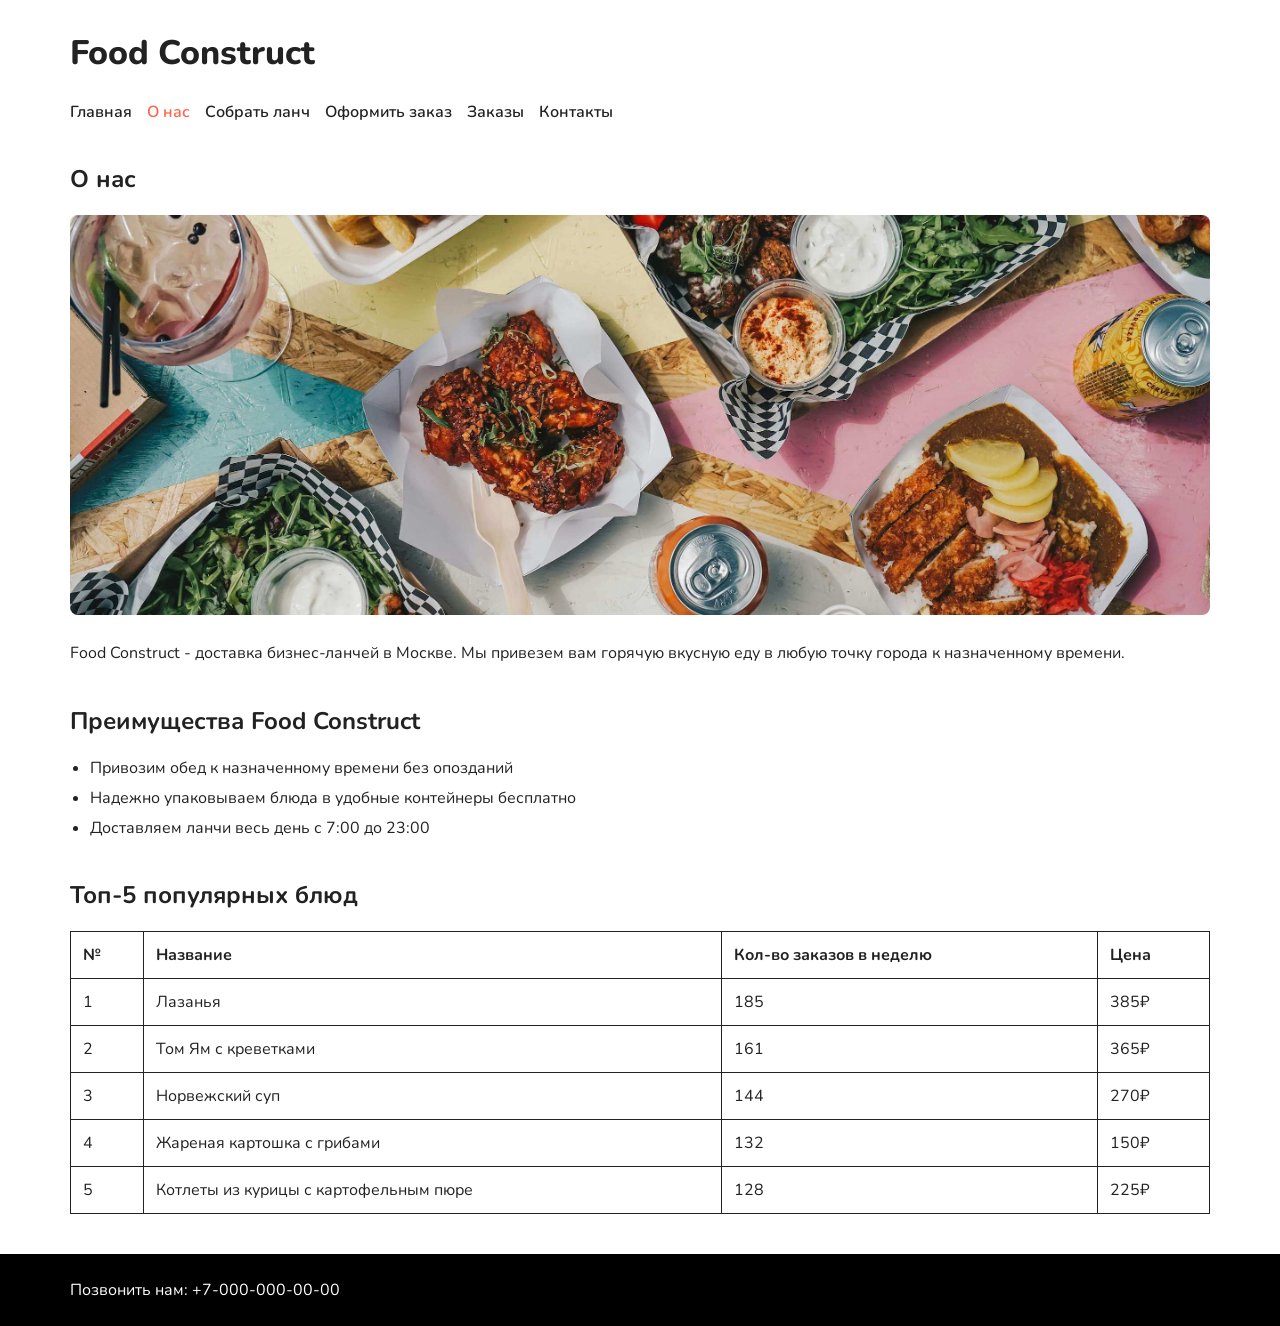
<file: index.html>
<!DOCTYPE html>
<html lang="ru">

<head>
	<meta charset="UTF-8">
	<meta name="viewport" content="width=device-width, initial-scale=1.0">
	<title>Food Construct — доставка бизнес-ланчей</title>

	<link rel="preconnect" href="https://fonts.googleapis.com">
	<link rel="preconnect" href="https://fonts.gstatic.com" crossorigin>
	<link href="https://fonts.googleapis.com/css2?family=Nunito:wght@400;600;700;800&display=swap" rel="stylesheet">

	<link rel="stylesheet" href="styles/style.css">
</head>

<body>

	<header class="header">
		<h1 class="header__title">Food Construct</h1>

		<nav class="header__nav">
			<a href="landing.html" class="header__link">Главная</a>
			<a href="index.html#about" class="header__link" id="active">О нас</a>
			<a href="lunch.html" class="header__link">Собрать ланч</a>
				<a href="order.html" class="header__link">Оформить заказ</a>
			<a href="orders.html" class="header__link">Заказы</a>
			<a href="#footer" class="header__link">Контакты</a>
		</nav>
	</header>

	<main class="main">

		<section class="about" id="about">
			<h2 class="section-title">О нас</h2>
			<img src="images/lunch.jpg" alt="Бизнес-ланч Food Construct" class="about__img">
			<p class="about__text">
				Food Construct - доставка бизнес-ланчей в Москве. Мы привезем вам горячую вкусную
				еду в любую точку города к назначенному времени.
			</p>
		</section>

		<section class="advantages">
			<h2 class="section-title">Преимущества Food Construct</h2>
			<ul class="advantages__list">
				<li>Привозим обед к назначенному времени без опозданий</li>
				<li>Надежно упаковываем блюда в удобные контейнеры бесплатно</li>
				<li>Доставляем ланчи весь день с 7:00 до 23:00</li>
			</ul>
		</section>

		<section class="dishes" id="orders">
			<h2 class="section-title">Топ-5 популярных блюд</h2>
			<table class="dishes__table">
				<thead>
					<tr>
						<th>№</th>
						<th>Название</th>
						<th>Кол-во заказов в неделю</th>
						<th>Цена</th>
					</tr>
				</thead>
				<tbody>
					<tr>
						<td>1</td>
						<td>Лазанья</td>
						<td>185</td>
						<td>385₽</td>
					</tr>
					<tr>
						<td>2</td>
						<td>Том Ям с креветками</td>
						<td>161</td>
						<td>365₽</td>
					</tr>
					<tr>
						<td>3</td>
						<td>Норвежский суп</td>
						<td>144</td>
						<td>270₽</td>
					</tr>
					<tr>
						<td>4</td>
						<td>Жареная картошка с грибами</td>
						<td>132</td>
						<td>150₽</td>
					</tr>
					<tr>
						<td>5</td>
						<td>Котлеты из курицы с картофельным пюре</td>
						<td>128</td>
						<td>225₽</td>
					</tr>
				</tbody>
			</table>
		</section>

	</main>

	<footer class="footer" id="footer">
		<p class="footer__text">Позвонить нам: <a href="tel:+70000000000" class="footer__link">+7-000-000-00-00</a></p>
	</footer>

</body>

</html>
</file>
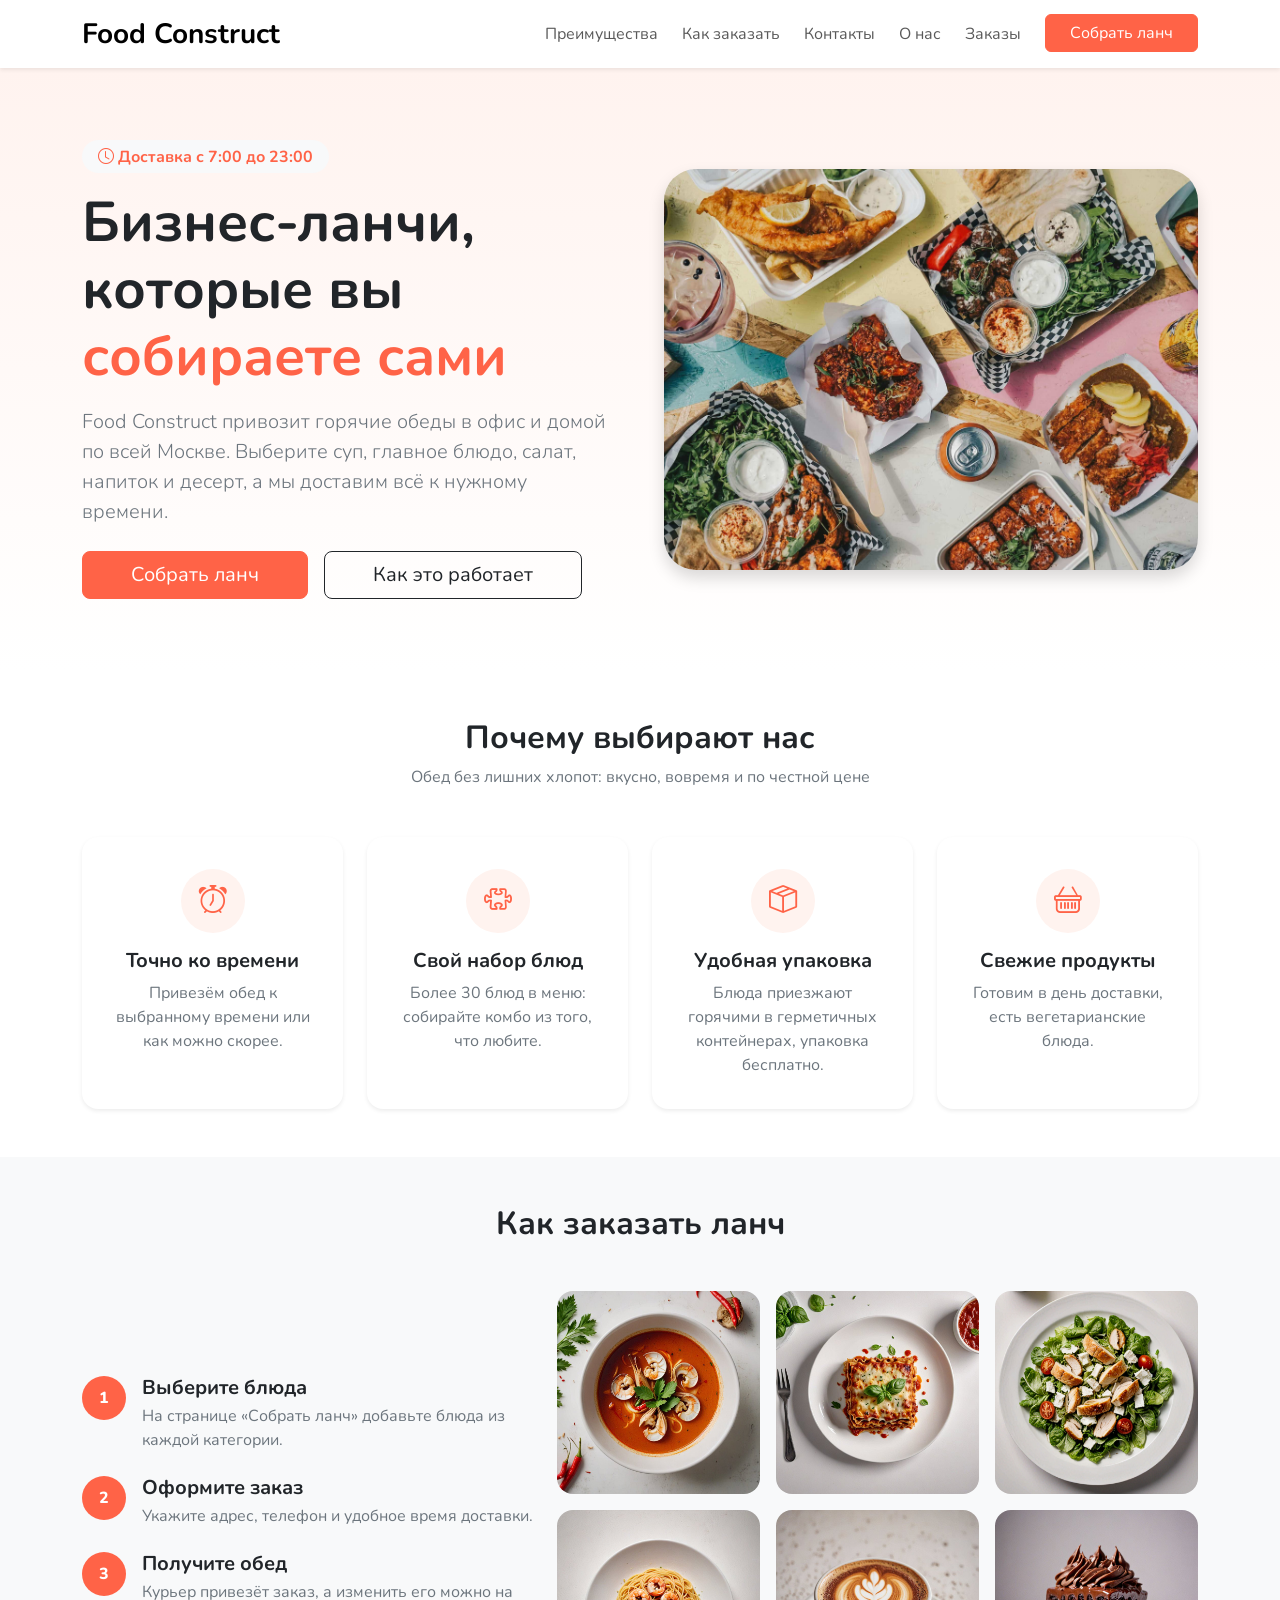
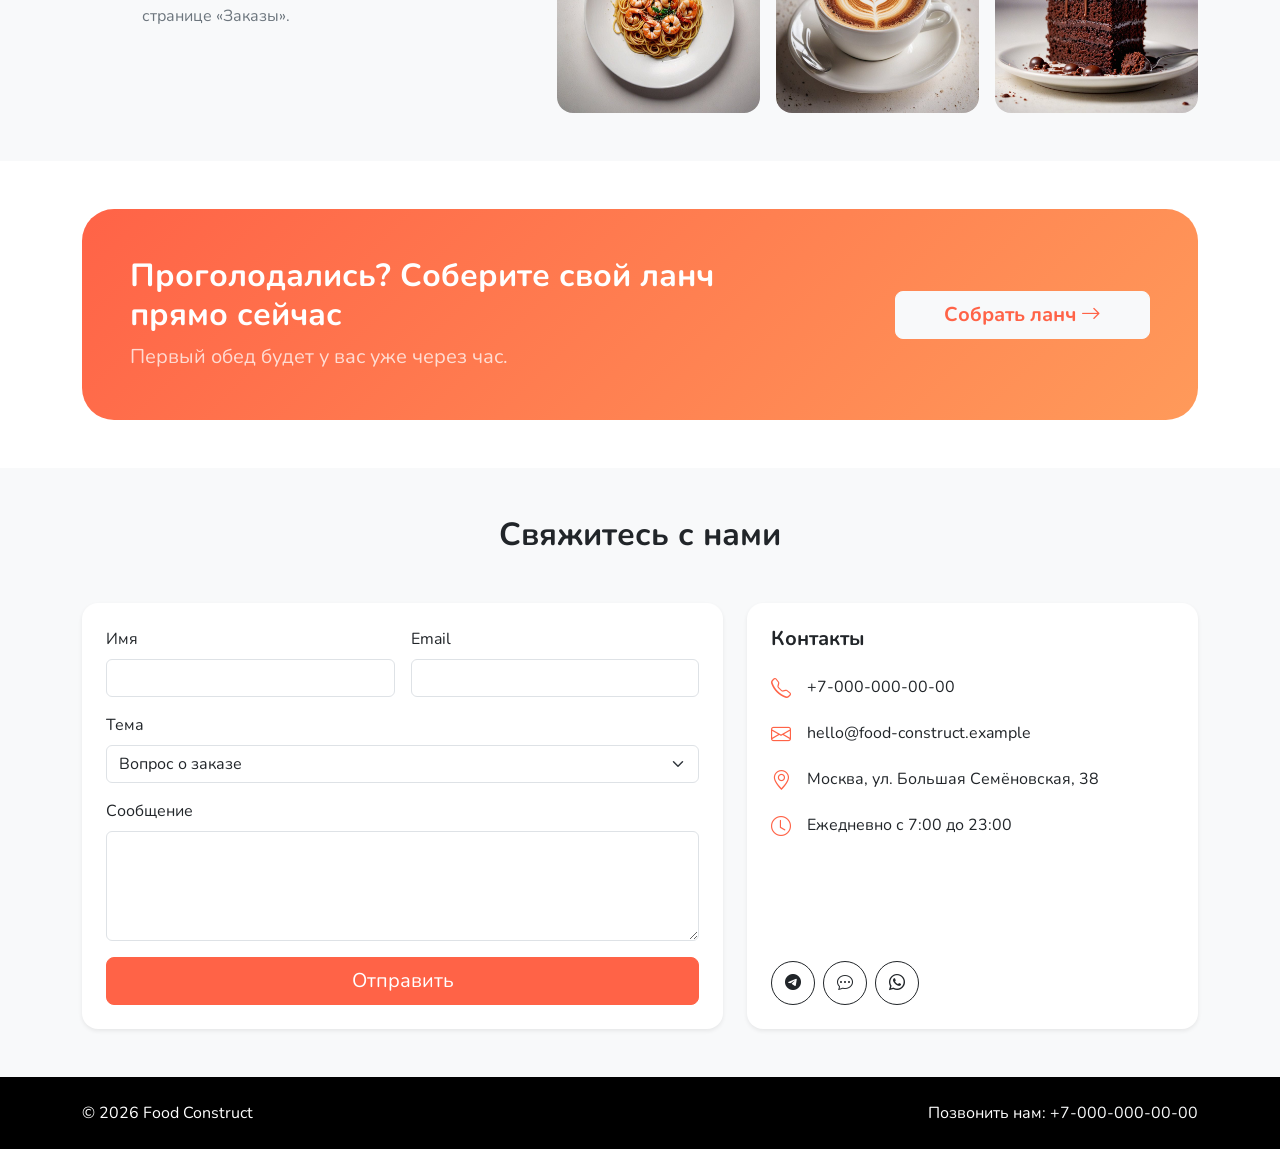
<file: landing.html>
<!DOCTYPE html>
<html lang="ru">

<head>
	<meta charset="UTF-8">
	<meta name="viewport" content="width=device-width, initial-scale=1.0">
	<title>Food Construct — доставка бизнес-ланчей</title>

	<link rel="preconnect" href="https://fonts.googleapis.com">
	<link rel="preconnect" href="https://fonts.gstatic.com" crossorigin>
	<link href="https://fonts.googleapis.com/css2?family=Nunito:wght@400;600;700;800&display=swap" rel="stylesheet">

	<!-- ЛР 10: фреймворк Bootstrap 5 и иконки Bootstrap Icons -->
	<link rel="stylesheet" href="https://cdn.jsdelivr.net/npm/bootstrap@5.3.3/dist/css/bootstrap.min.css">
	<link rel="stylesheet" href="https://cdn.jsdelivr.net/npm/bootstrap-icons@1.11.3/font/bootstrap-icons.min.css">

	<!-- ЛР 10: свои стили только там, где не хватает классов Bootstrap -->
	<link rel="stylesheet" href="styles/landing.css">
</head>

<body>

	<!-- ЛР 10: навигация; на узких экранах меню сворачивается в кнопку (navbar-expand-lg + collapse) -->
	<nav class="navbar navbar-expand-lg bg-white sticky-top shadow-sm">
		<div class="container">
			<a class="navbar-brand fw-bold fs-3" href="landing.html">Food Construct</a>

			<button class="navbar-toggler" type="button" data-bs-toggle="collapse" data-bs-target="#landing-nav"
				aria-controls="landing-nav" aria-expanded="false" aria-label="Открыть меню">
				<span class="navbar-toggler-icon"></span>
			</button>

			<div class="collapse navbar-collapse" id="landing-nav">
				<ul class="navbar-nav ms-auto gap-lg-2">
					<li class="nav-item"><a class="nav-link" href="#advantages">Преимущества</a></li>
					<li class="nav-item"><a class="nav-link" href="#how">Как заказать</a></li>
					<li class="nav-item"><a class="nav-link" href="#contacts">Контакты</a></li>
					<li class="nav-item"><a class="nav-link" href="index.html">О нас</a></li>
					<li class="nav-item"><a class="nav-link" href="orders.html">Заказы</a></li>
					<li class="nav-item ms-lg-2">
						<a class="btn btn-brand px-4" href="lunch.html">Собрать ланч</a>
					</li>
				</ul>
			</div>
		</div>
	</nav>

	<main>

		<!-- ЛР 10: hero section — название, описание и картинка -->
		<section class="hero py-5">
			<div class="container py-lg-4">
				<div class="row align-items-center g-5">
					<div class="col-lg-6 text-center text-lg-start">
						<span class="badge rounded-pill text-bg-light text-brand fs-6 mb-3 px-3 py-2">
							<i class="bi bi-clock"></i> Доставка с 7:00 до 23:00
						</span>
						<h1 class="display-4 fw-bold mb-3">
							Бизнес-ланчи, которые вы <span class="text-brand">собираете сами</span>
						</h1>
						<p class="lead text-secondary mb-4">
							Food Construct привозит горячие обеды в офис и домой по всей Москве.
							Выберите суп, главное блюдо, салат, напиток и десерт, а мы доставим всё
							к нужному времени.
						</p>
						<div class="d-flex flex-column flex-sm-row gap-3 justify-content-center justify-content-lg-start">
							<a href="lunch.html" class="btn btn-brand btn-lg px-5">Собрать ланч</a>
							<a href="#how" class="btn btn-outline-dark btn-lg px-5">Как это работает</a>
						</div>
					</div>

					<div class="col-lg-6">
						<img src="images/lunch.jpg" alt="Бизнес-ланч Food Construct" class="img-fluid rounded-5 shadow hero__img">
					</div>
				</div>
			</div>
		</section>

		<!-- ЛР 10: преимущества; сетка 1 → 2 → 4 колонки в зависимости от ширины экрана -->
		<section class="py-5" id="advantages">
			<div class="container">
				<div class="text-center mb-5">
					<h2 class="fw-bold">Почему выбирают нас</h2>
					<p class="text-secondary mb-0">Обед без лишних хлопот: вкусно, вовремя и по честной цене</p>
				</div>

				<div class="row row-cols-1 row-cols-md-2 row-cols-lg-4 g-4">
					<div class="col">
						<div class="card h-100 border-0 shadow-sm rounded-4 text-center p-3">
							<div class="card-body">
								<div class="feature-icon mb-3"><i class="bi bi-alarm"></i></div>
								<h3 class="h5 fw-bold">Точно ко времени</h3>
								<p class="card-text text-secondary">Привезём обед к выбранному времени или как можно скорее.</p>
							</div>
						</div>
					</div>

					<div class="col">
						<div class="card h-100 border-0 shadow-sm rounded-4 text-center p-3">
							<div class="card-body">
								<div class="feature-icon mb-3"><i class="bi bi-puzzle"></i></div>
								<h3 class="h5 fw-bold">Свой набор блюд</h3>
								<p class="card-text text-secondary">Более 30 блюд в меню: собирайте комбо из того, что любите.</p>
							</div>
						</div>
					</div>

					<div class="col">
						<div class="card h-100 border-0 shadow-sm rounded-4 text-center p-3">
							<div class="card-body">
								<div class="feature-icon mb-3"><i class="bi bi-box-seam"></i></div>
								<h3 class="h5 fw-bold">Удобная упаковка</h3>
								<p class="card-text text-secondary">Блюда приезжают горячими в герметичных контейнерах, упаковка бесплатно.</p>
							</div>
						</div>
					</div>

					<div class="col">
						<div class="card h-100 border-0 shadow-sm rounded-4 text-center p-3">
							<div class="card-body">
								<div class="feature-icon mb-3"><i class="bi bi-basket"></i></div>
								<h3 class="h5 fw-bold">Свежие продукты</h3>
								<p class="card-text text-secondary">Готовим в день доставки, есть вегетарианские блюда.</p>
							</div>
						</div>
					</div>
				</div>
			</div>
		</section>

		<!-- ЛР 10: дополнительный блок — шаги заказа и примеры блюд -->
		<section class="py-5 bg-light" id="how">
			<div class="container">
				<h2 class="fw-bold text-center mb-5">Как заказать ланч</h2>

				<div class="row g-4 align-items-center">
					<div class="col-lg-5">
						<ol class="list-unstyled d-grid gap-4 mb-0">
							<li class="d-flex gap-3">
								<span class="step-number">1</span>
								<div>
									<h3 class="h5 fw-bold mb-1">Выберите блюда</h3>
									<p class="text-secondary mb-0">На странице «Собрать ланч» добавьте блюда из каждой категории.</p>
								</div>
							</li>
							<li class="d-flex gap-3">
								<span class="step-number">2</span>
								<div>
									<h3 class="h5 fw-bold mb-1">Оформите заказ</h3>
									<p class="text-secondary mb-0">Укажите адрес, телефон и удобное время доставки.</p>
								</div>
							</li>
							<li class="d-flex gap-3">
								<span class="step-number">3</span>
								<div>
									<h3 class="h5 fw-bold mb-1">Получите обед</h3>
									<p class="text-secondary mb-0">Курьер привезёт заказ, а изменить его можно на странице «Заказы».</p>
								</div>
							</li>
						</ol>
					</div>

					<div class="col-lg-7">
						<div class="row row-cols-2 row-cols-sm-3 g-3">
							<div class="col"><img src="images/tomyum.jpg" alt="Том ям" class="img-fluid rounded-4 dish-photo"></div>
							<div class="col"><img src="images/lasagna.jpg" alt="Лазанья" class="img-fluid rounded-4 dish-photo"></div>
							<div class="col"><img src="images/caesar.jpg" alt="Цезарь с курицей" class="img-fluid rounded-4 dish-photo"></div>
							<div class="col"><img src="images/shrimppasta.jpg" alt="Паста с креветками" class="img-fluid rounded-4 dish-photo"></div>
							<div class="col"><img src="images/cappuccino.jpg" alt="Капучино" class="img-fluid rounded-4 dish-photo"></div>
							<div class="col"><img src="images/chocolatecake.jpg" alt="Шоколадный торт" class="img-fluid rounded-4 dish-photo"></div>
						</div>
					</div>
				</div>
			</div>
		</section>

		<!-- ЛР 10: призыв к действию (CTA) со ссылкой на «Собрать ланч» -->
		<section class="py-5">
			<div class="container">
				<div class="cta rounded-5 p-4 p-md-5 text-white">
					<div class="row align-items-center g-4">
						<div class="col-lg-8 text-center text-lg-start">
							<h2 class="fw-bold mb-2">Проголодались? Соберите свой ланч прямо сейчас</h2>
							<p class="mb-0 fs-5 opacity-75">Первый обед будет у вас уже через час.</p>
						</div>
						<div class="col-lg-4 text-center text-lg-end">
							<a href="lunch.html" class="btn btn-light btn-lg px-5 fw-bold text-brand">
								Собрать ланч <i class="bi bi-arrow-right"></i>
							</a>
						</div>
					</div>
				</div>
			</div>
		</section>

		<!-- ЛР 10: форма обратной связи и контакты -->
		<section class="py-5 bg-light" id="contacts">
			<div class="container">
				<h2 class="fw-bold text-center mb-5">Свяжитесь с нами</h2>

				<div class="row g-4">
					<div class="col-lg-7">
						<form class="card border-0 shadow-sm rounded-4 p-4 needs-validation" id="feedback-form" novalidate>
							<div class="row g-3">
								<div class="col-md-6">
									<label for="feedback-name" class="form-label">Имя</label>
									<input type="text" class="form-control" id="feedback-name" name="name" required>
									<div class="invalid-feedback">Укажите имя</div>
								</div>

								<div class="col-md-6">
									<label for="feedback-email" class="form-label">Email</label>
									<input type="email" class="form-control" id="feedback-email" name="email" required>
									<div class="invalid-feedback">Укажите корректный email</div>
								</div>

								<div class="col-12">
									<label for="feedback-topic" class="form-label">Тема</label>
									<select class="form-select" id="feedback-topic" name="topic">
										<option value="question">Вопрос о заказе</option>
										<option value="corporate">Корпоративное питание</option>
										<option value="feedback">Отзыв</option>
										<option value="other">Другое</option>
									</select>
								</div>

								<div class="col-12">
									<label for="feedback-message" class="form-label">Сообщение</label>
									<textarea class="form-control" id="feedback-message" name="message" rows="4" required></textarea>
									<div class="invalid-feedback">Напишите сообщение</div>
								</div>

								<div class="col-12">
									<button type="submit" class="btn btn-brand btn-lg w-100">Отправить</button>
								</div>
							</div>
						</form>
					</div>

					<div class="col-lg-5">
						<div class="card border-0 shadow-sm rounded-4 p-4 h-100">
							<h3 class="h5 fw-bold mb-4">Контакты</h3>
							<ul class="list-unstyled d-grid gap-3 mb-4">
								<li class="d-flex gap-3">
									<i class="bi bi-telephone text-brand fs-5"></i>
									<a href="tel:+70000000000" class="link-dark text-decoration-none">+7-000-000-00-00</a>
								</li>
								<li class="d-flex gap-3">
									<i class="bi bi-envelope text-brand fs-5"></i>
									<a href="mailto:hello@food-construct.example" class="link-dark text-decoration-none">hello@food-construct.example</a>
								</li>
								<li class="d-flex gap-3">
									<i class="bi bi-geo-alt text-brand fs-5"></i>
									<span>Москва, ул. Большая Семёновская, 38</span>
								</li>
								<li class="d-flex gap-3">
									<i class="bi bi-clock text-brand fs-5"></i>
									<span>Ежедневно с 7:00 до 23:00</span>
								</li>
							</ul>

							<div class="d-flex gap-2 mt-auto">
								<a href="#" class="btn btn-outline-dark rounded-circle social-link" aria-label="Telegram"><i class="bi bi-telegram"></i></a>
								<a href="#" class="btn btn-outline-dark rounded-circle social-link" aria-label="ВКонтакте"><i class="bi bi-chat-dots"></i></a>
								<a href="#" class="btn btn-outline-dark rounded-circle social-link" aria-label="WhatsApp"><i class="bi bi-whatsapp"></i></a>
							</div>
						</div>
					</div>
				</div>
			</div>
		</section>

	</main>

	<footer class="bg-black text-white py-4">
		<div class="container d-flex flex-column flex-md-row justify-content-between gap-2 text-center text-md-start">
			<span>© 2026 Food Construct</span>
			<span>Позвонить нам: <a href="tel:+70000000000" class="link-light text-decoration-none">+7-000-000-00-00</a></span>
		</div>
	</footer>

	<!-- ЛР 10: уведомление (toast) после отправки формы обратной связи -->
	<div class="toast-container position-fixed bottom-0 end-0 p-3">
		<div class="toast align-items-center text-bg-success border-0" id="feedback-toast" role="status" aria-live="polite" aria-atomic="true">
			<div class="d-flex">
				<div class="toast-body">Спасибо! Мы ответим вам в ближайшее время.</div>
				<button type="button" class="btn-close btn-close-white me-2 m-auto" data-bs-dismiss="toast" aria-label="Закрыть"></button>
			</div>
		</div>
	</div>

	<script src="https://cdn.jsdelivr.net/npm/bootstrap@5.3.3/dist/js/bootstrap.bundle.min.js"></script>
	<script src="scripts/landing.js"></script>

</body>

</html>
</file>
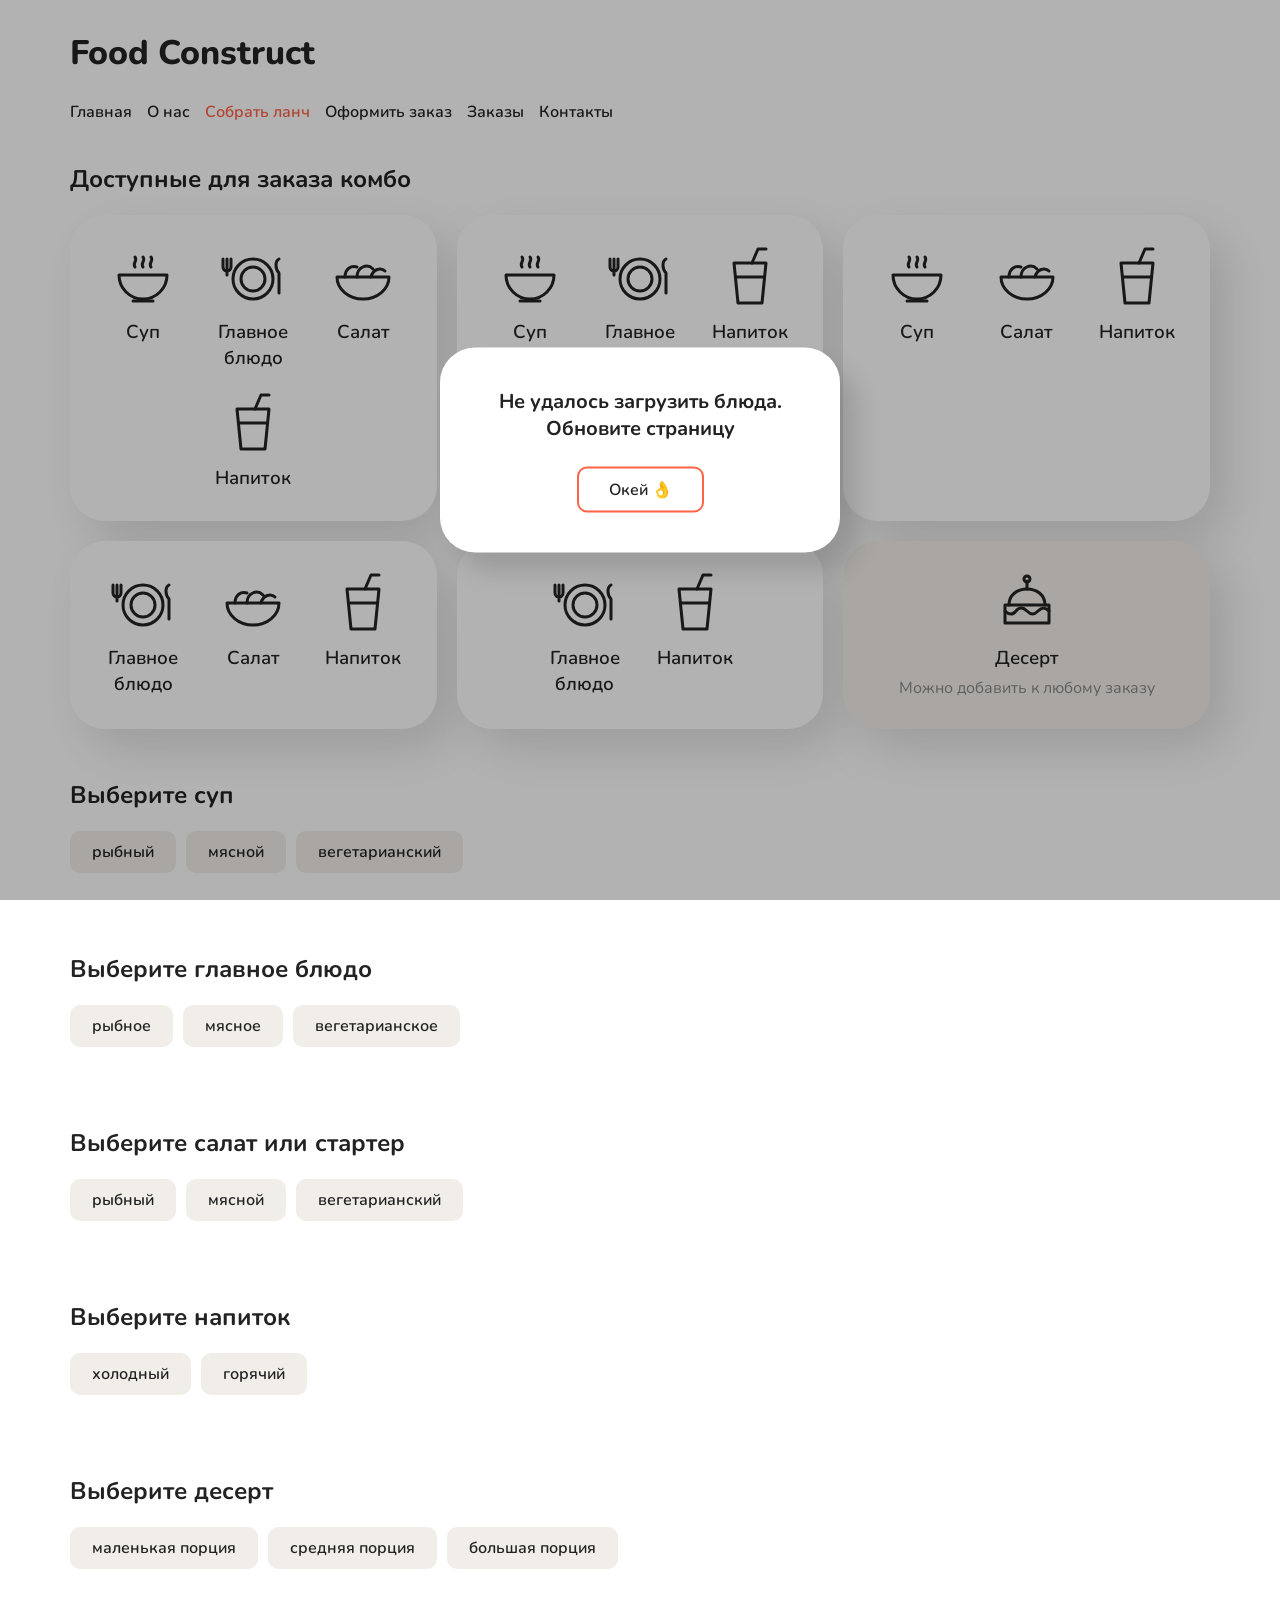
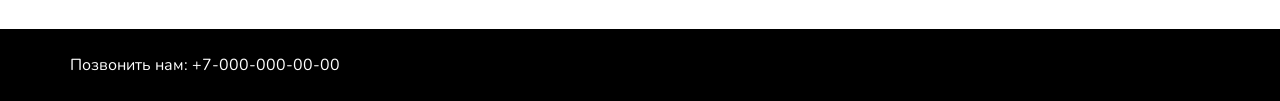
<file: lunch.html>
<!DOCTYPE html>
<html lang="ru">

<head>
	<meta charset="UTF-8">
	<meta name="viewport" content="width=device-width, initial-scale=1.0">
	<title>Собрать ланч — Food Construct</title>

	<link rel="preconnect" href="https://fonts.googleapis.com">
	<link rel="preconnect" href="https://fonts.gstatic.com" crossorigin>
	<link href="https://fonts.googleapis.com/css2?family=Nunito:wght@400;600;700;800&display=swap" rel="stylesheet">

	<link rel="stylesheet" href="styles/style.css">
	<link rel="stylesheet" href="styles/lunch.css">
	<link rel="stylesheet" href="styles/combos.css">
</head>

<body>

	<header class="header">
		<h1 class="header__title">Food Construct</h1>

		<nav class="header__nav">
			<a href="landing.html" class="header__link">Главная</a>
			<a href="index.html#about" class="header__link">О нас</a>
			<a href="lunch.html" class="header__link" id="active">Собрать ланч</a>
			<a href="order.html" class="header__link">Оформить заказ</a>
			<a href="orders.html" class="header__link">Заказы</a>
			<a href="#footer" class="header__link">Контакты</a>
		</nav>
	</header>

	<main class="main">

		<section class="combos">
			<h2 class="section-title combos__title">Доступные для заказа комбо</h2>

			<div class="combos__list">
				<div class="combo">
					<div class="combo__item">
						<img src="images/icons/soup.svg" alt="Суп" class="combo__img">
						<p class="combo__caption">Суп</p>
					</div>
					<div class="combo__item">
						<img src="images/icons/main.svg" alt="Главное блюдо" class="combo__img">
						<p class="combo__caption">Главное блюдо</p>
					</div>
					<div class="combo__item">
						<img src="images/icons/salad.svg" alt="Салат" class="combo__img">
						<p class="combo__caption">Салат</p>
					</div>
					<div class="combo__item">
						<img src="images/icons/drink.svg" alt="Напиток" class="combo__img">
						<p class="combo__caption">Напиток</p>
					</div>
				</div>

				<div class="combo">
					<div class="combo__item">
						<img src="images/icons/soup.svg" alt="Суп" class="combo__img">
						<p class="combo__caption">Суп</p>
					</div>
					<div class="combo__item">
						<img src="images/icons/main.svg" alt="Главное блюдо" class="combo__img">
						<p class="combo__caption">Главное блюдо</p>
					</div>
					<div class="combo__item">
						<img src="images/icons/drink.svg" alt="Напиток" class="combo__img">
						<p class="combo__caption">Напиток</p>
					</div>
				</div>

				<div class="combo">
					<div class="combo__item">
						<img src="images/icons/soup.svg" alt="Суп" class="combo__img">
						<p class="combo__caption">Суп</p>
					</div>
					<div class="combo__item">
						<img src="images/icons/salad.svg" alt="Салат" class="combo__img">
						<p class="combo__caption">Салат</p>
					</div>
					<div class="combo__item">
						<img src="images/icons/drink.svg" alt="Напиток" class="combo__img">
						<p class="combo__caption">Напиток</p>
					</div>
				</div>

				<div class="combo">
					<div class="combo__item">
						<img src="images/icons/main.svg" alt="Главное блюдо" class="combo__img">
						<p class="combo__caption">Главное блюдо</p>
					</div>
					<div class="combo__item">
						<img src="images/icons/salad.svg" alt="Салат" class="combo__img">
						<p class="combo__caption">Салат</p>
					</div>
					<div class="combo__item">
						<img src="images/icons/drink.svg" alt="Напиток" class="combo__img">
						<p class="combo__caption">Напиток</p>
					</div>
				</div>

				<div class="combo">
					<div class="combo__item">
						<img src="images/icons/main.svg" alt="Главное блюдо" class="combo__img">
						<p class="combo__caption">Главное блюдо</p>
					</div>
					<div class="combo__item">
						<img src="images/icons/drink.svg" alt="Напиток" class="combo__img">
						<p class="combo__caption">Напиток</p>
					</div>
				</div>

				<!-- десерт можно добавить к любому варианту -->
				<div class="combo combo--dessert">
					<div class="combo__item">
						<img src="images/icons/dessert.svg" alt="Десерт" class="combo__img">
						<p class="combo__caption">Десерт</p>
						<p class="combo__note">Можно добавить к любому заказу</p>
					</div>
				</div>
			</div>
		</section>

		<section class="menu" id="soups">
			<h2 class="section-title menu__title">Выберите суп</h2>
			<div class="menu__filters" data-category="soup">
				<button type="button" class="filter__button" data-kind="fish">рыбный</button>
				<button type="button" class="filter__button" data-kind="meat">мясной</button>
				<button type="button" class="filter__button" data-kind="veg">вегетарианский</button>
			</div>
			<div class="menu__list" data-category="soup">
			</div>
		</section>

		<section class="menu" id="mains">
			<h2 class="section-title menu__title">Выберите главное блюдо</h2>
			<div class="menu__filters" data-category="main">
				<button type="button" class="filter__button" data-kind="fish">рыбное</button>
				<button type="button" class="filter__button" data-kind="meat">мясное</button>
				<button type="button" class="filter__button" data-kind="veg">вегетарианское</button>
			</div>
			<div class="menu__list" data-category="main">
			</div>
		</section>

		<section class="menu" id="salads">
			<h2 class="section-title menu__title">Выберите салат или стартер</h2>
			<div class="menu__filters" data-category="salad">
				<button type="button" class="filter__button" data-kind="fish">рыбный</button>
				<button type="button" class="filter__button" data-kind="meat">мясной</button>
				<button type="button" class="filter__button" data-kind="veg">вегетарианский</button>
			</div>
			<div class="menu__list" data-category="salad">
			</div>
		</section>

		<section class="menu" id="drinks">
			<h2 class="section-title menu__title">Выберите напиток</h2>
			<div class="menu__filters" data-category="drink">
				<button type="button" class="filter__button" data-kind="cold">холодный</button>
				<button type="button" class="filter__button" data-kind="hot">горячий</button>
			</div>
			<div class="menu__list" data-category="drink">
			</div>
		</section>

		<section class="menu" id="desserts">
			<h2 class="section-title menu__title">Выберите десерт</h2>
			<div class="menu__filters" data-category="dessert">
				<button type="button" class="filter__button" data-kind="small">маленькая порция</button>
				<button type="button" class="filter__button" data-kind="medium">средняя порция</button>
				<button type="button" class="filter__button" data-kind="large">большая порция</button>
			</div>
			<div class="menu__list" data-category="dessert">
			</div>
		</section>

		<div class="order-panel" id="order-panel" hidden>
			<p class="order-panel__total">Итого: <span id="order-panel-total"></span></p>
			<a class="order-panel__link" id="order-panel-link">Перейти к оформлению</a>
		</div>

	</main>

	<footer class="footer" id="footer">
		<p class="footer__text">Позвонить нам: <a href="tel:+70000000000" class="footer__link">+7-000-000-00-00</a></p>
	</footer>

	<script src="scripts/dishes.js"></script>
	<script src="scripts/display.js"></script>
	<script src="scripts/validation.js"></script>
	<script src="scripts/order.js"></script>
	<script src="scripts/filter.js"></script>
	<script src="scripts/lunch.js"></script>

</body>

</html>
</file>
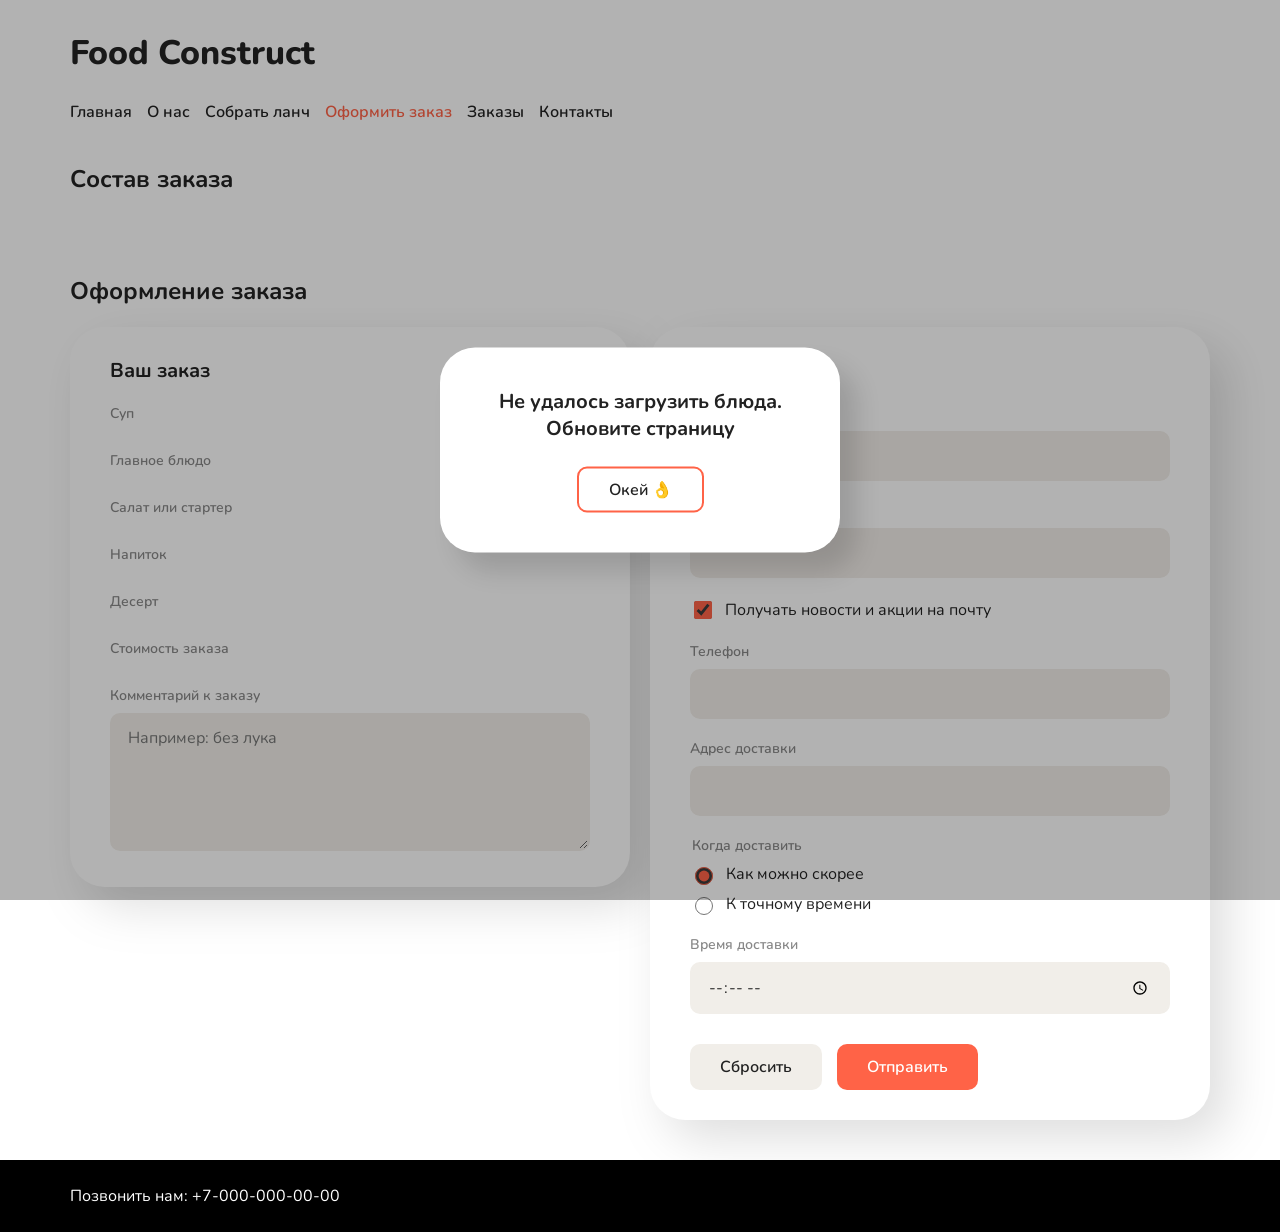
<file: order.html>
<!DOCTYPE html>
<html lang="ru">

<head>
	<meta charset="UTF-8">
	<meta name="viewport" content="width=device-width, initial-scale=1.0">
	<title>Оформить заказ — Food Construct</title>

	<link rel="preconnect" href="https://fonts.googleapis.com">
	<link rel="preconnect" href="https://fonts.gstatic.com" crossorigin>
	<link href="https://fonts.googleapis.com/css2?family=Nunito:wght@400;600;700;800&display=swap" rel="stylesheet">

	<link rel="stylesheet" href="styles/style.css">
	<link rel="stylesheet" href="styles/lunch.css">
	<link rel="stylesheet" href="styles/order.css">
	<link rel="stylesheet" href="styles/combos.css">
</head>

<body>

	<header class="header">
		<h1 class="header__title">Food Construct</h1>

		<nav class="header__nav">
			<a href="landing.html" class="header__link">Главная</a>
			<a href="index.html#about" class="header__link">О нас</a>
			<a href="lunch.html" class="header__link">Собрать ланч</a>
			<a href="order.html" class="header__link" id="active">Оформить заказ</a>
			<a href="orders.html" class="header__link">Заказы</a>
			<a href="#footer" class="header__link">Контакты</a>
		</nav>
	</header>

	<main class="main">

		<section class="order-composition">
			<h2 class="section-title">Состав заказа</h2>

			<p class="order-composition__empty" id="order-empty" hidden>
				Ничего не выбрано. Чтобы добавить блюда в заказ, перейдите на страницу
				<a href="lunch.html" class="order-composition__link">Собрать ланч</a>.
			</p>

			<div class="menu__list" id="order-dishes"></div>
		</section>

		<section class="order-section">
			<h2 class="section-title">Оформление заказа</h2>

			<form class="order-form">
				<div class="order-form__grid">

					<div class="order-form__block">
						<h3 class="order-form__block-title">Ваш заказ</h3>

						<div class="order-summary">
							<div class="order-summary__item" id="order-soup">
								<h4 class="order-summary__title">Суп</h4>
								<p class="order-summary__value">
									<span class="order-summary__name"></span>
									<span class="order-summary__price"></span>
								</p>
							</div>

							<div class="order-summary__item" id="order-main">
								<h4 class="order-summary__title">Главное блюдо</h4>
								<p class="order-summary__value">
									<span class="order-summary__name"></span>
									<span class="order-summary__price"></span>
								</p>
							</div>

							<div class="order-summary__item" id="order-salad">
								<h4 class="order-summary__title">Салат или стартер</h4>
								<p class="order-summary__value">
									<span class="order-summary__name"></span>
									<span class="order-summary__price"></span>
								</p>
							</div>

							<div class="order-summary__item" id="order-drink">
								<h4 class="order-summary__title">Напиток</h4>
								<p class="order-summary__value">
									<span class="order-summary__name"></span>
									<span class="order-summary__price"></span>
								</p>
							</div>

							<div class="order-summary__item" id="order-dessert">
								<h4 class="order-summary__title">Десерт</h4>
								<p class="order-summary__value">
									<span class="order-summary__name"></span>
									<span class="order-summary__price"></span>
								</p>
							</div>

							<div class="order-summary__total">
								<h4 class="order-summary__title">Стоимость заказа</h4>
								<p class="order-summary__value" id="order-total-value"></p>
							</div>
						</div>

						<div class="order-form__field">
							<label for="comment" class="order-form__label">Комментарий к заказу</label>
							<textarea id="comment" name="comment" class="order-form__textarea" rows="5" placeholder="Например: без лука"></textarea>
						</div>
					</div>

					<div class="order-form__block">
						<h3 class="order-form__block-title">Ваши данные</h3>

						<div class="order-form__field">
							<label for="name" class="order-form__label">Имя</label>
							<input type="text" id="name" name="full_name" class="order-form__input" required>
						</div>

						<div class="order-form__field">
							<label for="email" class="order-form__label">Email</label>
							<input type="email" id="email" name="email" class="order-form__input" required>
						</div>

						<div class="order-form__checkbox">
							<input type="checkbox" id="subscribe" name="subscribe" checked>
							<label for="subscribe">Получать новости и акции на почту</label>
						</div>

						<div class="order-form__field">
							<label for="phone" class="order-form__label">Телефон</label>
							<input type="tel" id="phone" name="phone" class="order-form__input" required>
						</div>

						<div class="order-form__field">
							<label for="address" class="order-form__label">Адрес доставки</label>
							<input type="text" id="address" name="delivery_address" class="order-form__input" required>
						</div>

						<fieldset class="order-form__toggle">
							<legend class="order-form__label">Когда доставить</legend>
							<div class="order-form__toggle-option">
								<input type="radio" id="delivery-asap" name="delivery_type" value="now" checked required>
								<label for="delivery-asap">Как можно скорее</label>
							</div>
							<div class="order-form__toggle-option">
								<input type="radio" id="delivery-scheduled" name="delivery_type" value="by_time">
								<label for="delivery-scheduled">К точному времени</label>
							</div>
						</fieldset>

						<div class="order-form__field">
							<label for="delivery-time" class="order-form__label">Время доставки</label>
							<input type="time" id="delivery-time" name="delivery_time" class="order-form__input" min="07:00" max="23:00" step="300">
						</div>

						<div class="order-form__actions">
							<button type="reset" class="order-form__button order-form__button--reset">Сбросить</button>
							<button type="submit" class="order-form__button order-form__button--submit">Отправить</button>
						</div>
					</div>

				</div>
			</form>
		</section>

	</main>

	<footer class="footer" id="footer">
		<p class="footer__text">Позвонить нам: <a href="tel:+70000000000" class="footer__link">+7-000-000-00-00</a></p>
	</footer>

	<script src="scripts/dishes.js"></script>
	<script src="scripts/display.js"></script>
	<script src="scripts/validation.js"></script>
	<script src="scripts/order.js"></script>
	<script src="scripts/checkout.js"></script>

</body>

</html>
</file>
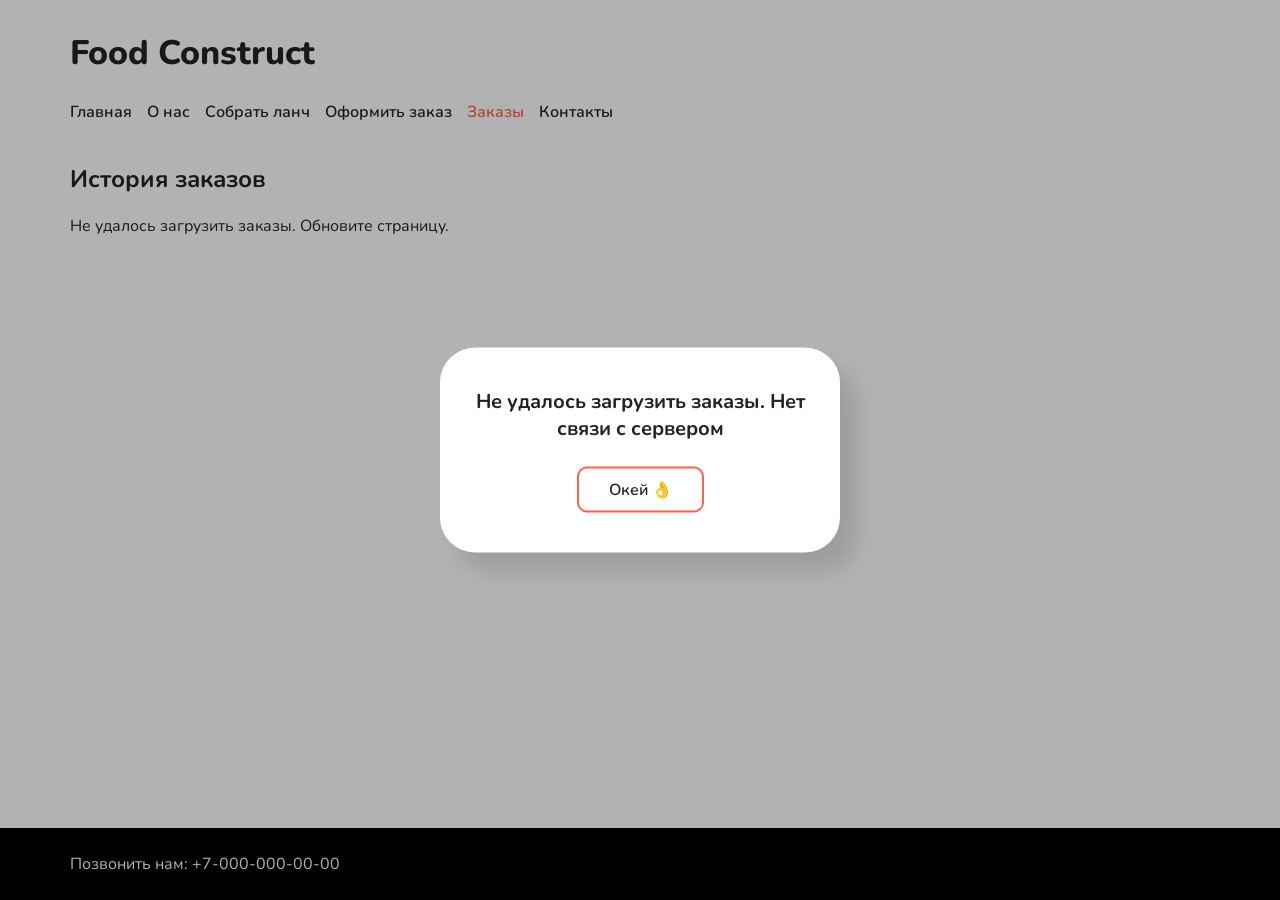
<file: orders.html>
<!DOCTYPE html>
<html lang="ru">

<head>
	<meta charset="UTF-8">
	<meta name="viewport" content="width=device-width, initial-scale=1.0">
	<title>Заказы — Food Construct</title>

	<link rel="preconnect" href="https://fonts.googleapis.com">
	<link rel="preconnect" href="https://fonts.gstatic.com" crossorigin>
	<link href="https://fonts.googleapis.com/css2?family=Nunito:wght@400;600;700;800&display=swap" rel="stylesheet">
	<!-- ЛР 9: иконки для кнопок «Подробнее», «Редактирование», «Удаление» -->
	<link rel="stylesheet" href="https://cdn.jsdelivr.net/npm/bootstrap-icons@1.11.3/font/bootstrap-icons.min.css">

	<link rel="stylesheet" href="styles/style.css">
	<link rel="stylesheet" href="styles/order.css">
	<link rel="stylesheet" href="styles/combos.css">
	<link rel="stylesheet" href="styles/orders.css">
</head>

<body>

	<header class="header">
		<h1 class="header__title">Food Construct</h1>

		<nav class="header__nav">
			<a href="landing.html" class="header__link">Главная</a>
			<a href="index.html#about" class="header__link">О нас</a>
			<a href="lunch.html" class="header__link">Собрать ланч</a>
			<a href="order.html" class="header__link">Оформить заказ</a>
			<a href="orders.html" class="header__link" id="active">Заказы</a>
			<a href="#footer" class="header__link">Контакты</a>
		</nav>
	</header>

	<main class="main">

		<!-- ЛР 9: список заказов текущего пользователя -->
		<section class="orders">
			<h2 class="section-title">История заказов</h2>

			<p class="orders__message" id="orders-message">Загрузка заказов…</p>

			<div class="orders__table-wrap" id="orders-table" hidden>
				<table class="orders__table">
					<thead>
						<tr>
							<th>№</th>
							<th>Дата оформления</th>
							<th>Состав заказа</th>
							<th>Стоимость</th>
							<th>Время доставки</th>
							<th>Действия</th>
						</tr>
					</thead>
					<tbody id="orders-list"></tbody>
				</table>
			</div>
		</section>

	</main>

	<!-- ЛР 9: модальное окно «Просмотр заказа» -->
	<div class="modal" id="view-modal" hidden>
		<div class="modal__window" role="dialog" aria-modal="true" aria-labelledby="view-modal-title">
			<div class="modal__header">
				<h3 class="modal__title" id="view-modal-title">Просмотр заказа</h3>
				<button type="button" class="modal__close" data-close aria-label="Закрыть"><i class="bi bi-x-lg"></i></button>
			</div>

			<div class="modal__body">
				<dl class="order-info">
					<dt>Дата оформления</dt>
					<dd data-field="created_at"></dd>
				</dl>

				<h4 class="modal__subtitle">Доставка</h4>
				<dl class="order-info">
					<dt>Имя получателя</dt>
					<dd data-field="full_name"></dd>
					<dt>Адрес доставки</dt>
					<dd data-field="delivery_address"></dd>
					<dt>Время доставки</dt>
					<dd data-field="delivery_time"></dd>
					<dt>Телефон</dt>
					<dd data-field="phone"></dd>
					<dt>Email</dt>
					<dd data-field="email"></dd>
				</dl>

				<h4 class="modal__subtitle">Комментарий</h4>
				<p class="order-info__text" data-field="comment"></p>

				<h4 class="modal__subtitle">Состав заказа</h4>
				<dl class="order-info" data-field="dishes"></dl>

				<p class="order-info__total">Стоимость: <span data-field="total"></span></p>
			</div>

			<div class="modal__footer">
				<button type="button" class="order-form__button order-form__button--submit" data-close>Ок</button>
			</div>
		</div>
	</div>

	<!-- ЛР 9: модальное окно «Редактирование заказа» -->
	<div class="modal" id="edit-modal" hidden>
		<form class="modal__window" id="edit-form" role="dialog" aria-modal="true" aria-labelledby="edit-modal-title">
			<div class="modal__header">
				<h3 class="modal__title" id="edit-modal-title">Редактирование заказа</h3>
				<button type="button" class="modal__close" data-close aria-label="Закрыть"><i class="bi bi-x-lg"></i></button>
			</div>

			<div class="modal__body">
				<dl class="order-info">
					<dt>Дата оформления</dt>
					<dd data-field="created_at"></dd>
				</dl>

				<h4 class="modal__subtitle">Доставка</h4>

				<div class="order-form__field">
					<label for="edit-name" class="order-form__label">Имя получателя</label>
					<input type="text" id="edit-name" name="full_name" class="order-form__input" required>
				</div>

				<div class="order-form__field">
					<label for="edit-address" class="order-form__label">Адрес доставки</label>
					<input type="text" id="edit-address" name="delivery_address" class="order-form__input" required>
				</div>

				<fieldset class="order-form__toggle">
					<legend class="order-form__label">Тип доставки</legend>
					<div class="order-form__toggle-option">
						<input type="radio" id="edit-delivery-now" name="delivery_type" value="now" required>
						<label for="edit-delivery-now">Как можно скорее</label>
					</div>
					<div class="order-form__toggle-option">
						<input type="radio" id="edit-delivery-by-time" name="delivery_type" value="by_time">
						<label for="edit-delivery-by-time">К указанному времени</label>
					</div>
				</fieldset>

				<div class="order-form__field">
					<label for="edit-time" class="order-form__label">Время доставки</label>
					<input type="time" id="edit-time" name="delivery_time" class="order-form__input" min="07:00" max="23:00" step="300">
				</div>

				<div class="order-form__field">
					<label for="edit-phone" class="order-form__label">Телефон</label>
					<input type="tel" id="edit-phone" name="phone" class="order-form__input" required>
				</div>

				<div class="order-form__field">
					<label for="edit-email" class="order-form__label">Email</label>
					<input type="email" id="edit-email" name="email" class="order-form__input" required>
				</div>

				<div class="order-form__field">
					<label for="edit-comment" class="order-form__label">Комментарий</label>
					<textarea id="edit-comment" name="comment" class="order-form__textarea" rows="3"></textarea>
				</div>

				<h4 class="modal__subtitle">Состав заказа</h4>
				<dl class="order-info" data-field="dishes"></dl>

				<p class="order-info__total">Стоимость: <span data-field="total"></span></p>
			</div>

			<div class="modal__footer">
				<button type="button" class="order-form__button order-form__button--reset" data-close>Отмена</button>
				<button type="submit" class="order-form__button order-form__button--submit">Сохранить</button>
			</div>
		</form>
	</div>

	<!-- ЛР 9: модальное окно «Удаление заказа» -->
	<div class="modal" id="delete-modal" hidden>
		<div class="modal__window modal__window--small" role="dialog" aria-modal="true" aria-labelledby="delete-modal-title">
			<div class="modal__header">
				<h3 class="modal__title" id="delete-modal-title">Удаление заказа</h3>
				<button type="button" class="modal__close" data-close aria-label="Закрыть"><i class="bi bi-x-lg"></i></button>
			</div>

			<div class="modal__body">
				<p class="order-info__text">Вы уверены, что хотите удалить заказ?</p>
			</div>

			<div class="modal__footer">
				<button type="button" class="order-form__button order-form__button--reset" data-close>Отмена</button>
				<button type="button" class="order-form__button order-form__button--submit" id="delete-confirm">Да</button>
			</div>
		</div>
	</div>

	<footer class="footer" id="footer">
		<p class="footer__text">Позвонить нам: <a href="tel:+70000000000" class="footer__link">+7-000-000-00-00</a></p>
	</footer>

	<script src="scripts/dishes.js"></script>
	<script src="scripts/validation.js"></script>
	<script src="scripts/orders.js"></script>

</body>

</html>
</file>
<file: styles/style.css>
* {
	box-sizing: border-box;
}

/* Скрытые элементы не должны перебиваться другими display */
[hidden] {
	display: none !important;
}

html {
	height: 100%;
}

/* Прижимаем футер к низу окна, если контента мало */
body {
	display: flex;
	flex-direction: column;
	min-height: 100vh;
	margin: 0;
	padding: 0;
	font-family: "Nunito", sans-serif;
	font-size: 16px;
	color: #222222;
}

/* Шапка сайта */
.header {
	margin: 0;
	padding: 30px 70px;
}

.header__title {
	margin: 0;
	font-size: 34px;
	font-weight: 800;
}

.header__nav {
	display: flex;
	flex-wrap: wrap;
	gap: 15px;
	margin-top: 25px;
	padding: 0;
}

.header__link {
	font-family: "Nunito", sans-serif;
	font-size: 16px;
	font-weight: 600;
	color: #222222;
	text-decoration: none;
}

.header__link:hover {
	color: #ff6b4a;
}

/* Активный пункт меню */
#active {
	color: tomato;
}

/* Основной контент */
.main {
	flex-grow: 1;
	margin: 0;
	padding: 0 70px;
}

.section-title {
	margin: 0 0 20px 0;
	font-size: 24px;
	font-weight: 700;
}

/* О нас */
.about {
	margin-top: 10px;
	padding: 0;
}

.about__img {
	width: 100%;
	height: 400px;
	object-fit: cover;
	border-radius: 8px;
}

.about__text {
	margin-top: 20px;
	font-size: 16px;
	font-weight: 400;
	line-height: 1.5;
}

/* Преимущества */
.advantages {
	margin-top: 40px;
	padding: 0;
}

.advantages__list {
	margin: 0;
	padding-left: 20px;
}

.advantages__list li {
	margin-bottom: 8px;
	font-size: 16px;
	font-weight: 400;
}

/* Таблица блюд */
.dishes {
	margin-top: 40px;
	padding: 0 0 40px 0;
}

.dishes__table {
	width: 100%;
	border: 1px solid #222222;
	border-collapse: collapse;
}

.dishes__table th,
.dishes__table td {
	padding: 12px;
	border: 1px solid #222222;
	text-align: left;
	font-size: 16px;
	font-weight: 400;
}

.dishes__table th {
	font-weight: 700;
}

/* Футер */
.footer {
	margin: 0;
	padding: 25px 70px;
	background-color: black;
	color: white;
}

.footer__text {
	margin: 0;
	font-size: 16px;
}

.footer__link {
	font-family: "Nunito", sans-serif;
	font-size: 16px;
	color: white;
	text-decoration: none;
}

.footer__link:hover {
	color: #ff6b4a;
}

/* Адаптивность: планшеты */
@media (max-width: 800px) {
	.header__nav {
		justify-content: space-between;
	}

	.about__img {
		width: 500px;
		max-width: 100%;
	}
}

/* Адаптивность: мобильные */
@media (max-width: 600px) {
	.header {
		padding: 20px 30px;
	}

	.main {
		padding: 0 30px;
	}

	.footer {
		padding: 20px 30px;
	}

	.header__title {
		text-align: center;
	}

	.header__nav {
		flex-direction: column;
		align-items: center;
	}

	.header__link {
		font-size: 20px;
	}

	.about__img {
		width: 100%;
		height: 250px;
	}

	.dishes__table th,
	.dishes__table td {
		font-size: 14px;
	}
}

/* Адаптивность: маленькие экраны */
@media (max-width: 400px) {
	.dishes__table th,
	.dishes__table td {
		padding: 6px;
		font-size: 12px;
	}
}
</file>
<file: styles/lunch.css>
/* Страница «Собрать ланч» */

.menu {
	margin-top: 10px;
	padding: 0 0 40px 0;
}

.menu + .menu {
	margin-top: 20px;
}

/* Сетка блюд */
.menu__list {
	display: grid;
	grid-template-columns: repeat(3, 1fr);
	gap: 10px;
}

/* Карточка блюда */
.dish {
	display: flex;
	flex-direction: column;
	padding: 30px 40px;
	border: 2px solid transparent;
	border-radius: 35px;
	background-color: white;
	filter: drop-shadow(17px 19px 24px rgba(0, 0, 0, 0.13));
	cursor: pointer;
}

.dish:hover {
	border-color: tomato;
}

.dish__img {
	width: 100%;
	aspect-ratio: 4 / 3;
	object-fit: cover;
	border-radius: 35px;
}

.dish__price {
	margin: 20px 0 10px 0;
	font-size: 26px;
	font-weight: 700;
}

/* flex-grow растягивает название, поэтому вес и кнопка всегда внизу на одном уровне */
.dish__name {
	flex-grow: 1;
	margin: 0;
	font-size: 20px;
	font-weight: 600;
}

.dish__weight {
	margin: 10px 0 0 0;
	color: #888888;
}

.dish__button {
	align-self: flex-start;
	margin-top: 20px;
	padding: 10px 30px;
	border: none;
	border-radius: 10px;
	background-color: #f1eee9;
	font-family: "Nunito", sans-serif;
	font-size: 16px;
	font-weight: 600;
	color: #222222;
	cursor: pointer;
}

/* Контекстный селектор: кнопка меняется при наведении на всю карточку */
.dish:hover .dish__button {
	background-color: tomato;
	color: white;
}

/* Планшеты */
@media (max-width: 800px) {
	.menu__list {
		grid-template-columns: repeat(2, 1fr);
	}
}

/* Мобильные */
@media (max-width: 600px) {
	.menu__title {
		text-align: center;
	}

	.menu__list {
		grid-template-columns: 1fr;
	}
}

/* Выбранная карточка */
.dish--selected {
	border-color: tomato;
}

/* Фильтры категорий */
.menu__filters {
	display: flex;
	flex-wrap: wrap;
	gap: 10px;
	margin-bottom: 20px;
}

.filter__button {
	padding: 8px 20px;
	border: 2px solid #f1eee9;
	border-radius: 10px;
	background-color: #f1eee9;
	font-family: "Nunito", sans-serif;
	font-size: 16px;
	font-weight: 600;
	color: #222222;
	cursor: pointer;
}

.filter__button:hover {
	border-color: tomato;
}

.filter__button.active {
	border-color: tomato;
	background-color: tomato;
	color: white;
}

@media (max-width: 600px) {
	.menu__filters {
		justify-content: center;
	}
}

/* Панель перехода к оформлению: прилипает к низу окна, пока виден контент страницы */
.order-panel {
	position: sticky;
	bottom: 20px;
	z-index: 10;
	display: flex;
	flex-wrap: wrap;
	justify-content: space-between;
	align-items: center;
	gap: 15px;
	margin-bottom: 20px;
	padding: 20px 40px;
	border-radius: 35px;
	background-color: white;
	box-shadow: 0 5px 24px rgba(0, 0, 0, 0.2);
}

.order-panel__total {
	margin: 0;
	font-size: 20px;
	font-weight: 700;
}

.order-panel__link {
	padding: 12px 30px;
	border-radius: 10px;
	background-color: tomato;
	font-weight: 600;
	color: white;
	text-decoration: none;
}

.order-panel__link:hover {
	background-color: #e0543a;
}

/* Состав заказа не подходит ни под одно комбо */
.order-panel__link:not([href]) {
	background-color: #f1eee9;
	color: #888888;
	cursor: not-allowed;
}
</file>
<file: styles/combos.css>
/* Блок с доступными вариантами ланча */

.combos {
	margin-top: 10px;
	padding: 0 0 40px 0;
}

/* grid-контейнер: 3 варианта в строке */
.combos__list {
	display: grid;
	grid-template-columns: repeat(3, 1fr);
	gap: 20px;
}

/* Вариант ланча: блюда выстроены в ряд */
.combo {
	display: flex;
	flex-wrap: wrap;
	justify-content: center;
	align-items: flex-start;
	gap: 20px;
	padding: 30px 20px;
	border-radius: 35px;
	background-color: white;
	filter: drop-shadow(17px 19px 24px rgba(0, 0, 0, 0.13));
}

.combo--dessert {
	background-color: #f1eee9;
}

/* Блюдо внутри варианта: иконка над подписью */
.combo__item {
	display: flex;
	flex-direction: column;
	align-items: center;
	width: 90px;
	text-align: center;
}

.combo__img {
	width: 64px;
	height: 64px;
	transition: transform 0.3s ease;
}

/* Иконка приподнимается и увеличивается при наведении */
.combo__img:hover {
	transform: translateY(-8px) scale(1.2);
}

.combo__caption {
	margin: 10px 0 0 0;
	font-size: 14pt;
	font-weight: 600;
}

/* Шрифт на 2 пункта меньше подписи */
.combo__note {
	margin: 6px 0 0 0;
	font-size: 12pt;
	color: #888888;
}

.combo--dessert .combo__item {
	width: auto;
}

/* Уведомление о недостающих блюдах */
.notification-overlay {
	position: fixed;
	top: 0;
	right: 0;
	bottom: 0;
	left: 0;
	z-index: 100;
	background-color: rgba(0, 0, 0, 0.3);
}

/* fixed + translate: по центру окна и не двигается при прокрутке */
.notification {
	position: fixed;
	top: 50%;
	left: 50%;
	z-index: 101;
	transform: translate(-50%, -50%);
	width: 400px;
	max-width: calc(100% - 32px);
	padding: 40px 30px;
	border-radius: 35px;
	background-color: white;
	box-shadow: 17px 19px 24px rgba(0, 0, 0, 0.13);
	text-align: center;
}

.notification__text {
	margin: 0 0 25px 0;
	font-size: 20px;
	font-weight: 700;
}

.notification__button {
	padding: 10px 30px;
	border: 2px solid tomato;
	border-radius: 10px;
	background-color: white;
	font-family: "Nunito", sans-serif;
	font-size: 16px;
	font-weight: 600;
	color: #222222;
	cursor: pointer;
}

.notification__button:hover {
	background-color: tomato;
	color: white;
}

/* Планшеты */
@media (max-width: 800px) {
	.combos__list {
		grid-template-columns: repeat(2, 1fr);
	}
}

/* Мобильные */
@media (max-width: 600px) {
	.combos__title {
		text-align: center;
	}

	.combos__list {
		grid-template-columns: 1fr;
	}
}
</file>
<file: styles/order.css>
/* Форма оформления заказа */

.order-section {
	margin-top: 40px;
	padding: 0 0 40px 0;
}

.order-form {
	margin-top: 10px;
}

.order-form__grid {
	display: grid;
	grid-template-columns: 1fr 1fr;
	gap: 20px;
	align-items: start;
}

.order-form__block {
	padding: 30px 40px;
	border-radius: 35px;
	background-color: white;
	filter: drop-shadow(17px 19px 24px rgba(0, 0, 0, 0.13));
}

.order-form__block-title {
	margin: 0 0 20px 0;
	font-size: 20px;
	font-weight: 700;
}

.order-form__field {
	margin-bottom: 20px;
}

.order-form__field:last-child {
	margin-bottom: 0;
}

.order-form__label {
	display: block;
	margin-bottom: 8px;
	font-size: 14px;
	font-weight: 600;
	color: #888888;
}

.order-form__input,
.order-form__select,
.order-form__textarea {
	box-sizing: border-box;
	width: 100%;
	padding: 12px 16px;
	border: 2px solid #f1eee9;
	border-radius: 10px;
	background-color: #f1eee9;
	font-family: "Nunito", sans-serif;
	font-size: 16px;
	color: #222222;
}

.order-form__textarea {
	resize: vertical;
	min-height: 100px;
}

.order-form__input:focus,
.order-form__select:focus,
.order-form__textarea:focus {
	outline: none;
	border-color: tomato;
	background-color: white;
}

.order-form__checkbox {
	display: flex;
	align-items: center;
	gap: 10px;
	margin-bottom: 20px;
}

.order-form__checkbox input {
	width: 18px;
	height: 18px;
	accent-color: tomato;
}

.order-form__checkbox label {
	font-size: 16px;
}

.order-form__toggle {
	margin: 0 0 20px 0;
	padding: 0;
	border: none;
}

.order-form__toggle-option {
	display: flex;
	align-items: center;
	gap: 10px;
	margin-bottom: 8px;
}

.order-form__toggle-option:last-child {
	margin-bottom: 0;
}

.order-form__toggle-option input {
	width: 18px;
	height: 18px;
	accent-color: tomato;
}

.order-form__toggle-option label {
	font-size: 16px;
}

.order-form__actions {
	display: flex;
	gap: 15px;
	margin-top: 30px;
}

.order-form__button {
	padding: 12px 30px;
	border: none;
	border-radius: 10px;
	font-family: "Nunito", sans-serif;
	font-size: 16px;
	font-weight: 600;
	cursor: pointer;
}

.order-form__button--reset {
	background-color: #f1eee9;
	color: #222222;
}

.order-form__button--reset:hover {
	background-color: #e5e1da;
}

.order-form__button--submit {
	background-color: tomato;
	color: white;
}

.order-form__button--submit:hover {
	background-color: #e0543a;
}

/* Планшеты */
@media (max-width: 800px) {
	.order-form__grid {
		grid-template-columns: 1fr;
	}
}

/* Мобильные */
@media (max-width: 600px) {
	.order-form__block {
		padding: 20px;
	}

	.order-form__actions {
		flex-direction: column;
	}
}

/* Состав заказа */
.order-summary {
	margin-bottom: 20px;
}

.order-summary__item,
.order-summary__total {
	margin-bottom: 20px;
}

.order-summary__item:last-child,
.order-summary__total:last-child {
	margin-bottom: 0;
}

.order-summary__title {
	margin: 0 0 8px 0;
	font-size: 14px;
	font-weight: 600;
	color: #888888;
}

.order-summary__value {
	margin: 0;
	font-size: 16px;
	display: flex;
	justify-content: space-between;
	gap: 15px;
}

.order-summary__total .order-summary__value {
	font-size: 20px;
	font-weight: 700;
}

/* Страница «Оформить заказ» */
.order-composition {
	margin-top: 10px;
	padding: 0 0 20px 0;
}

.order-composition__empty {
	margin: 0;
}

.order-composition__link {
	color: tomato;
}

/* Здесь действие только у кнопки «Удалить», а не у всей карточки */
#order-dishes .dish {
	cursor: default;
}

#order-dishes .dish:hover {
	border-color: transparent;
}
</file>
<file: styles/orders.css>
/* ЛР 9: страница «Заказы» */

.orders {
	margin-top: 10px;
	padding: 0 0 40px 0;
}

.orders__message {
	margin: 0;
}

.orders__message a {
	color: tomato;
}

/* на узких экранах таблица прокручивается внутри блока, а не вся страница */
.orders__table-wrap {
	overflow-x: auto;
	border-radius: 20px;
	background-color: white;
	box-shadow: 17px 19px 24px rgba(0, 0, 0, 0.13);
}

.orders__table {
	width: 100%;
	border-collapse: collapse;
}

.orders__table th,
.orders__table td {
	padding: 14px 16px;
	border-bottom: 1px solid #f1eee9;
	text-align: left;
	vertical-align: top;
}

.orders__table th {
	font-size: 14px;
	font-weight: 600;
	color: #888888;
	white-space: nowrap;
}

.orders__table tbody tr:last-child td {
	border-bottom: none;
}

.orders__table tbody tr:hover {
	background-color: #fbfaf8;
}

.orders__nowrap {
	white-space: nowrap;
}

.orders__actions {
	display: flex;
	gap: 6px;
}

.orders__action {
	width: 36px;
	height: 36px;
	padding: 0;
	border: 2px solid #f1eee9;
	border-radius: 10px;
	background-color: white;
	font-size: 16px;
	color: #222222;
	cursor: pointer;
}

.orders__action:hover {
	border-color: tomato;
	color: tomato;
}

.orders__action--delete:hover {
	background-color: tomato;
	color: white;
}

/* Модальные окна. z-index ниже, чем у уведомления (100), чтобы ошибка была поверх окна */
.modal {
	position: fixed;
	top: 0;
	right: 0;
	bottom: 0;
	left: 0;
	z-index: 50;
	display: flex;
	align-items: flex-start;
	justify-content: center;
	padding: 40px 16px;
	overflow-y: auto;
	background-color: rgba(0, 0, 0, 0.3);
}

/* при открытом окне страница под ним не прокручивается */
body.modal-open {
	overflow: hidden;
}

.modal__window {
	width: 560px;
	max-width: 100%;
	margin: auto 0;
	border-radius: 25px;
	background-color: white;
	box-shadow: 17px 19px 24px rgba(0, 0, 0, 0.13);
}

.modal__window--small {
	width: 420px;
}

.modal__header {
	display: flex;
	align-items: center;
	justify-content: space-between;
	gap: 15px;
	padding: 20px 30px;
	border-bottom: 1px solid #f1eee9;
}

.modal__title {
	margin: 0;
	font-size: 20px;
	font-weight: 700;
}

.modal__close {
	padding: 4px;
	border: none;
	background: none;
	font-size: 18px;
	color: #888888;
	cursor: pointer;
}

.modal__close:hover {
	color: tomato;
}

.modal__body {
	padding: 20px 30px;
}

.modal__subtitle {
	margin: 20px 0 10px 0;
	font-size: 16px;
	font-weight: 700;
}

.modal__footer {
	display: flex;
	justify-content: flex-end;
	gap: 15px;
	padding: 20px 30px;
	border-top: 1px solid #f1eee9;
}

/* Пары «подпись — значение» в окнах просмотра и редактирования */
.order-info {
	display: grid;
	grid-template-columns: 170px 1fr;
	gap: 8px 15px;
	margin: 0;
}

.order-info dt {
	color: #888888;
}

.order-info dd {
	margin: 0;
	overflow-wrap: anywhere;
}

.order-info__text {
	margin: 0;
	overflow-wrap: anywhere;
}

.order-info__total {
	margin: 20px 0 0 0;
	font-size: 18px;
	font-weight: 700;
}

@media (max-width: 600px) {
	.modal__header,
	.modal__body,
	.modal__footer {
		padding-left: 20px;
		padding-right: 20px;
	}

	.order-info {
		grid-template-columns: 1fr;
		gap: 2px;
	}

	.order-info dd {
		margin-bottom: 8px;
	}
}
</file>
<file: styles/landing.css>
/* ЛР 10: свои стили лендинга — только то, чего нет в Bootstrap */

/* фирменный цвет сайта (tomato) вместо синего primary Bootstrap */
:root {
	--brand: #ff6347;
	--brand-dark: #e0543a;
	--bs-font-sans-serif: "Nunito", sans-serif;
}

.text-brand {
	color: var(--brand) !important;
}

.btn-brand {
	--bs-btn-color: #ffffff;
	--bs-btn-bg: var(--brand);
	--bs-btn-border-color: var(--brand);
	--bs-btn-hover-color: #ffffff;
	--bs-btn-hover-bg: var(--brand-dark);
	--bs-btn-hover-border-color: var(--brand-dark);
	--bs-btn-active-color: #ffffff;
	--bs-btn-active-bg: var(--brand-dark);
	--bs-btn-active-border-color: var(--brand-dark);
}

.navbar .nav-link:hover {
	color: var(--brand);
}

/* при переходе по якорю заголовок не прячется под закреплённым меню */
section[id] {
	scroll-margin-top: 70px;
}

.hero {
	background: linear-gradient(180deg, #fff3ef 0%, #ffffff 100%);
}

.hero__img {
	width: 100%;
	aspect-ratio: 4 / 3;
	object-fit: cover;
}

.feature-icon {
	display: inline-flex;
	align-items: center;
	justify-content: center;
	width: 64px;
	height: 64px;
	border-radius: 50%;
	background-color: #fff3ef;
	font-size: 28px;
	color: var(--brand);
}

.step-number {
	flex-shrink: 0;
	display: inline-flex;
	align-items: center;
	justify-content: center;
	width: 44px;
	height: 44px;
	border-radius: 50%;
	background-color: var(--brand);
	font-weight: 800;
	color: #ffffff;
}

/* все фото блюд одинаковой формы, даже если исходники разного размера */
.dish-photo {
	width: 100%;
	aspect-ratio: 1 / 1;
	object-fit: cover;
}

.cta {
	background: linear-gradient(135deg, var(--brand) 0%, #ff9a5a 100%);
}

.social-link {
	width: 44px;
	height: 44px;
	display: inline-flex;
	align-items: center;
	justify-content: center;
}
</file>
